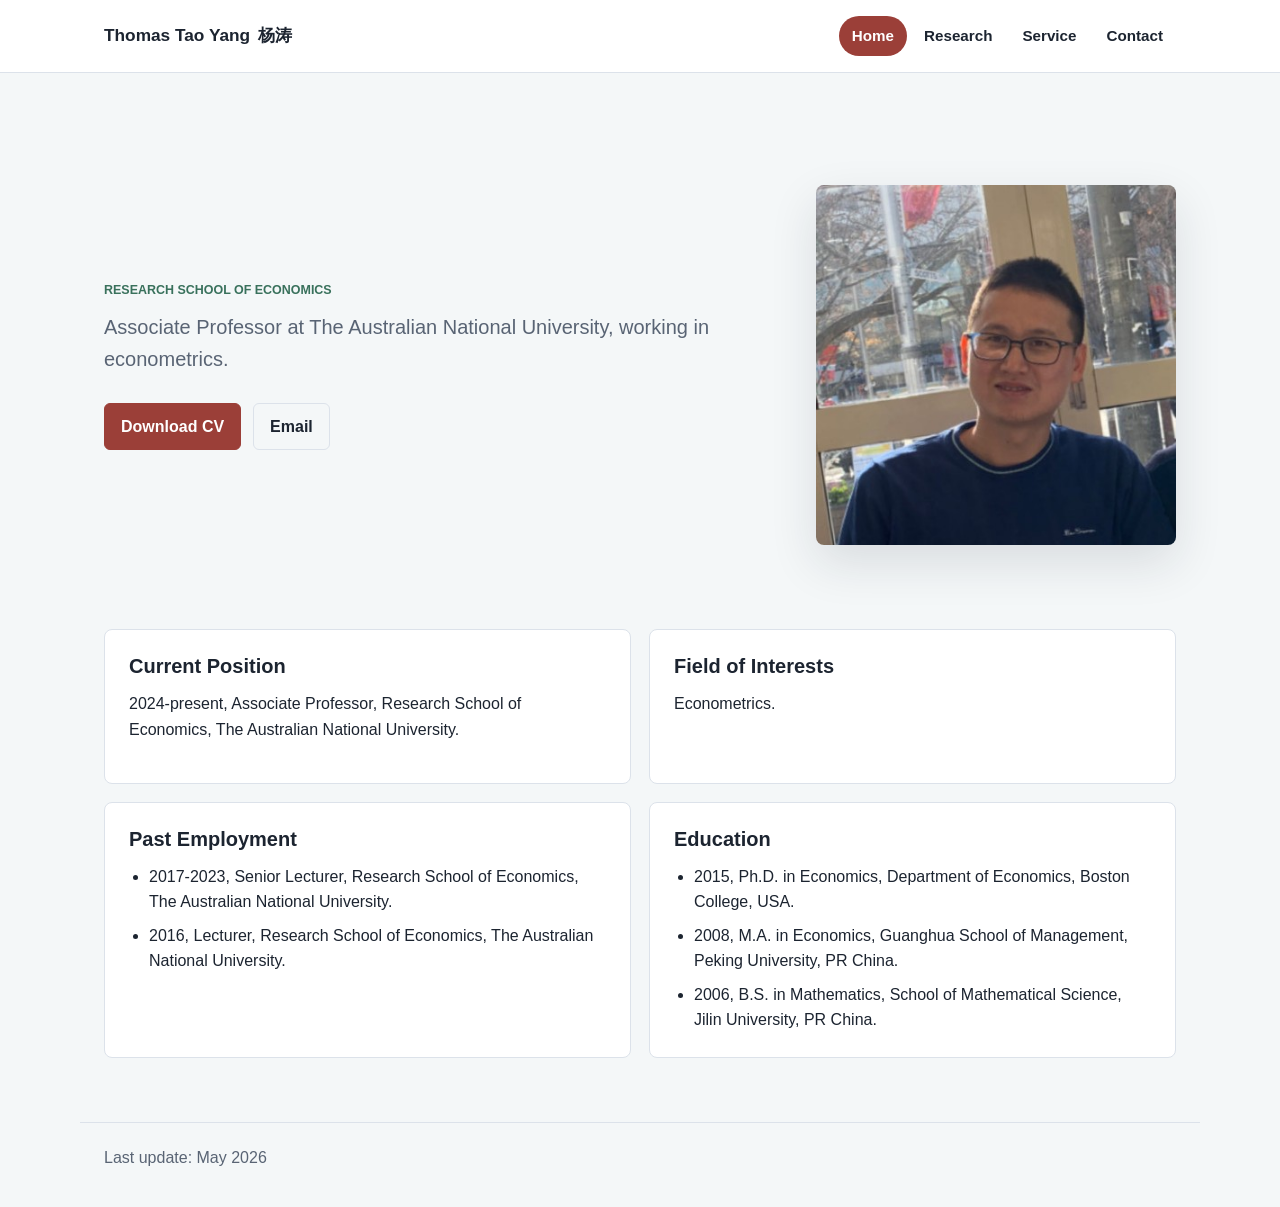
<file: index.html>
<!doctype html>
<html lang="en">
  <head>
    <meta charset="utf-8">
    <meta name="viewport" content="width=device-width, initial-scale=1">
    <title>Thomas Tao Yang</title>
    <meta
      name="description"
      content="Thomas Tao Yang, Associate Professor in the Research School of Economics at The Australian National University."
    >
    <link rel="stylesheet" href="styles.css">
  </head>
  <body>
    <header class="site-header">
      <div class="header-inner">
        <a class="brand" href="#home" aria-label="Thomas Tao Yang home">
          <span>Thomas Tao Yang</span>
          <span lang="zh-Hans">杨涛</span>
        </a>
        <nav class="tabs" aria-label="Main navigation">
          <a class="tab-link active" href="#home" data-tab="home">Home</a>
          <a class="tab-link" href="#research" data-tab="research">Research</a>
          <a class="tab-link" href="#service" data-tab="service">Service</a>
          <a class="tab-link" href="#contact" data-tab="contact">Contact</a>
        </nav>
      </div>
    </header>

    <main>
      <section class="tab-panel active" id="home" tabindex="-1">
        <div class="hero">
          <div class="hero-copy">
            <p class="eyebrow">Research School of Economics</p>
            <p class="lede">
              Associate Professor at The Australian National University, working in econometrics.
            </p>
            <div class="actions">
              <a class="button primary" href="CV-TaoYang_use.pdf">Download CV</a>
              <a class="button" href="mailto:tao.yang@anu.edu.au">Email</a>
            </div>
          </div>
          <figure class="portrait">
            <img src="profile.jpg" alt="Portrait of Thomas Tao Yang">
          </figure>
        </div>

        <div class="content-grid">
          <section class="section-block">
            <h2>Current Position</h2>
            <p>2024-present, Associate Professor, Research School of Economics, The Australian National University.</p>
          </section>
          <section class="section-block">
            <h2>Field of Interests</h2>
            <p>Econometrics.</p>
          </section>
          <section class="section-block">
            <h2>Past Employment</h2>
            <ul class="plain-list">
              <li>2017-2023, Senior Lecturer, Research School of Economics, The Australian National University.</li>
              <li>2016, Lecturer, Research School of Economics, The Australian National University.</li>
            </ul>
          </section>
          <section class="section-block">
            <h2>Education</h2>
            <ul class="plain-list">
              <li>2015, Ph.D. in Economics, Department of Economics, Boston College, USA.</li>
              <li>2008, M.A. in Economics, Guanghua School of Management, Peking University, PR China.</li>
              <li>2006, B.S. in Mathematics, School of Mathematical Science, Jilin University, PR China.</li>
            </ul>
          </section>
        </div>
      </section>

      <section class="tab-panel" id="research" tabindex="-1">
        <div class="page-heading">
          <p class="eyebrow">Publications and working papers</p>
          <h1>Research</h1>
        </div>
        <div class="resource-links" aria-label="Research depositories">
          <a class="button" href="working-papers/">Working papers depository</a>
          <a class="button" href="replication-packages/">Replication packages depository</a>
        </div>

        <section class="research-section">
          <h2>Publications</h2>
          <ol class="paper-list" reversed>
            <li>
              <article>
                <h3><a href="https://arxiv.org/abs/2412.08831">Panel Stochastic Frontier Models with Latent Group Structures</a></h3>
                <p>With Kazuki Tomioka and Xibin Zhang. <em>Journal of Business and Economic Statistics</em>, forthcoming, 2026. <a href="replication-packages/#panel-stochastic-frontiers">Replication package</a>.</p>
              </article>
            </li>
            <li>
              <article>
                <h3><a href="https://doi.org/10.1016/j.jeconom.2025.106069">High Dimensional Binary Choice Model with Unknown Heteroskedasticity or Instrumental Variables</a></h3>
                <p>With Fu Ouyang. <em>Journal of Econometrics</em>, Vol. 251, 106069, 2025.</p>
              </article>
            </li>
            <li>
              <article>
                <h3><a href="https://doi.org/10.1017/S0266466624000057">Semiparametric Estimation of Dynamic Binary Choice Panel Data Models</a></h3>
                <p>With Fu Ouyang. <em>Econometric Theory</em>, 41(4), 2025. <a href="replication-packages/#dynamic-binary-choice">Replication package</a>.</p>
              </article>
            </li>
            <li>
              <article>
                <h3><a href="https://doi.org/10.1080/07350015.2024.2412006">Revisiting Panel Data Binary Choice Models with Lagged Dependent Variables</a></h3>
                <p>With Chris Dobronyi and Fu Ouyang. <em>Journal of Business and Economic Statistics</em>, 43(3), 2025. <a href="replication-packages/#lagged-dependent-variables">Replication package</a>.</p>
              </article>
            </li>
            <li>
              <article>
                <h3><a href="https://doi.org/10.1017/S026646662300018X">Specification Tests for Time-Varying Coefficients Panel Data Models</a></h3>
                <p>With Alev Atak, Yonghui Zhang, and Qiankun Zhou. <em>Econometric Theory</em>, 41(1), 2025. <a href="replication-packages/#time-varying-coefficients">Replication package</a>.</p>
              </article>
            </li>
            <li>
              <article>
                <h3><a href="https://arxiv.org/abs/2204.12023">A One-Covariate-at-a-Time Method for Nonparametric Additive Models</a></h3>
                <p>With Liangjun Su, Yonghui Zhang, and Qiankun Zhou. <em>Econometric Reviews</em>, 43(9), 2024. <a href="replication-packages/#one-covariate-simulations">Simulation code</a>. <a href="replication-packages/#one-covariate-application">Application code and data</a>.</p>
              </article>
            </li>
            <li>
              <article>
                <h3><a href="https://doi.org/10.1080/07350015.2021.1927745">Quasi-Bayesian Inference for Production Frontiers</a></h3>
                <p>With Xiaobin Liu and Yichong Zhang. <em>Journal of Business and Economic Statistics</em>, 2022.</p>
              </article>
            </li>
            <li>
              <article>
                <h3><a href="https://doi.org/10.1016/j.econlet.2020.109321">Semiparametric Identification and Estimation of Discrete Choice Models for Bundles</a></h3>
                <p>With Fu Ouyang and Hanghui Zhang. <em>Economics Letters</em>, 2020. <a href="replication-packages/#bundles-identification">Replication package</a>.</p>
              </article>
            </li>
            <li>
              <article>
                <h3><a href="https://doi.org/10.1108/S0731-905320200000041008">Robust Estimation and Inference for Importance Sampling Estimators with Infinite Variance</a></h3>
                <p>With Joshua Chan and Chenghan Hou. In <em>Essays in Honor of Cheng Hsiao</em>, Advances in Econometrics, Vol. 41, Emerald Publishing Limited, pp. 255-285, 2020.</p>
              </article>
            </li>
            <li>
              <article>
                <h3><a href="https://doi.org/10.1016/j.jeconom.2019.05.018">Semi-parametric Single-Index Panel Data Models with Interactive Fixed Effects: Theory and Practice</a></h3>
                <p>With Guohua Feng, Bin Peng, and Liangjun Su. <em>Journal of Econometrics</em>, 2019.</p>
              </article>
            </li>
            <li>
              <article>
                <h3><a href="https://doi.org/10.1016/j.econmod.2017.08.002">Binary Choice Model with Interactive Effects</a></h3>
                <p>With Sen Xue and Qiankun Zhou. <em>Economic Modelling</em>, 2018.</p>
              </article>
            </li>
            <li>
              <article>
                <h3><a href="https://www.sciencedirect.com/science/article/pii/S0304407616301063">Identifying the Average Treatment Effect in a Two Threshold Model</a></h3>
                <p>With Arthur Lewbel. <em>Journal of Econometrics</em>, lead article, 2016.</p>
              </article>
            </li>
            <li>
              <article>
                <h3><a href="https://doi.org/10.1016/j.jeconom.2016.02.015">Testing for Monotonicity in Unobservables Under Unconfoundedness</a></h3>
                <p>With Stefan Hoderlein, Liangjun Su, and Halbert White. <em>Journal of Econometrics</em>, 2016.</p>
              </article>
            </li>
            <li>
              <article>
                <h3><a href="https://doi.org/10.1080/07350015.2012.707582">Estimation of High-Frequency Volatility: An Autoregressive Conditional Duration Approach</a></h3>
                <p>With Yiukuen Tse. <em>Journal of Business and Economics Statistics</em>, 2012.</p>
              </article>
            </li>
            <li>
              <article>
                <h3><a href="https://doi.org/10.1111/j.1540-5982.2012.01733.x">Comparing features of convenient estimators for binary choice models with endogenous regressors</a></h3>
                <p>With Arthur Lewbel and Yingying Dong. <em>Canadian Journal of Economics</em>, 2012.</p>
              </article>
            </li>
          </ol>
        </section>

        <section class="research-section">
          <h2>Working Papers</h2>
          <ol class="paper-list" reversed>
            <li>
              <article>
                <h3><a href="https://arxiv.org/abs/2601.03598">Uncovering Sparse Financial Networks with Information Criteria</a></h3>
                <p>With Fu Ouyang and Wenying Yao, 2026.</p>
              </article>
            </li>
            <li>
              <article>
                <h3><a href="https://arxiv.org/abs/2507.22312">Dimension Reduction for Conditional Density Estimation with Applications to High-Dimensional Causal Inference</a></h3>
                <p>With Jianhua Mei and Fu Ouyang, 2025.</p>
              </article>
            </li>
            <li>
              <article>
                <h3><a href="https://arxiv.org/abs/2510.01535">Cautions on Tail Index Regressions and a Comparative Study with Extremal Quantile Regression</a></h3>
                <p>2025. <a href="replication-packages/#tail-index-regressions">Replication package</a>.</p>
              </article>
            </li>
            <li>
              <article>
                <h3><a href="working-papers/#short-panel-threshold-effects">Estimation and Statistical Inference for Short Panel Models with both Interactive Effects and Threshold Effects</a></h3>
                <p>With Yimeng Xie and Qiankun Zhou, 2023.</p>
              </article>
            </li>
            <li>
              <article>
                <h3><a href="https://arxiv.org/abs/2311.00013">Semiparametric Discrete Choice Models for Bundles</a></h3>
                <p>With Fu Ouyang, 2023.</p>
              </article>
            </li>
            <li>
              <article>
                <h3><a href="working-papers/#asymptotic-trimming">Asymptotic Trimming and Rate Adaptive Inference for Endogenous Selection Estimates</a></h3>
                <p>2014.</p>
              </article>
            </li>
          </ol>
        </section>
      </section>

      <section class="tab-panel" id="service" tabindex="-1">
        <div class="page-heading">
          <p class="eyebrow">Professional service</p>
          <h1>Service</h1>
        </div>
        <section class="section-block wide">
          <h2>Referee Experience</h2>
          <p>
            Econometric Reviews, Economics of Education Review, Economics Letters, Econometric Theory,
            Journal of Applied Econometrics, Journal of Econometrics, Oxford Bulletin of Economics and Statistics.
          </p>
        </section>
      </section>

      <section class="tab-panel" id="contact" tabindex="-1">
        <div class="page-heading">
          <p class="eyebrow">Get in touch</p>
          <h1>Contact</h1>
        </div>
        <section class="section-block wide contact-block">
          <h2>Email</h2>
          <p><a href="mailto:tao.yang@anu.edu.au">tao.yang@anu.edu.au</a></p>
          <h2>Institution</h2>
          <p>Research School of Economics, The Australian National University.</p>
        </section>
      </section>
    </main>

    <footer class="site-footer">
      <p>Last update: May 2026</p>
    </footer>

    <script>
      const links = Array.from(document.querySelectorAll(".tab-link"));
      const panels = Array.from(document.querySelectorAll(".tab-panel"));

      function showTab(tabId, focusPanel = false) {
        const target = panels.find((panel) => panel.id === tabId) || panels[0];
        panels.forEach((panel) => panel.classList.toggle("active", panel === target));
        links.forEach((link) => link.classList.toggle("active", link.dataset.tab === target.id));
        if (focusPanel) target.focus({ preventScroll: true });
      }

      links.forEach((link) => {
        link.addEventListener("click", () => showTab(link.dataset.tab, true));
      });

      window.addEventListener("hashchange", () => {
        showTab(window.location.hash.replace("#", ""));
      });

      showTab(window.location.hash.replace("#", "") || "home");
    </script>
  </body>
</html>
</file>
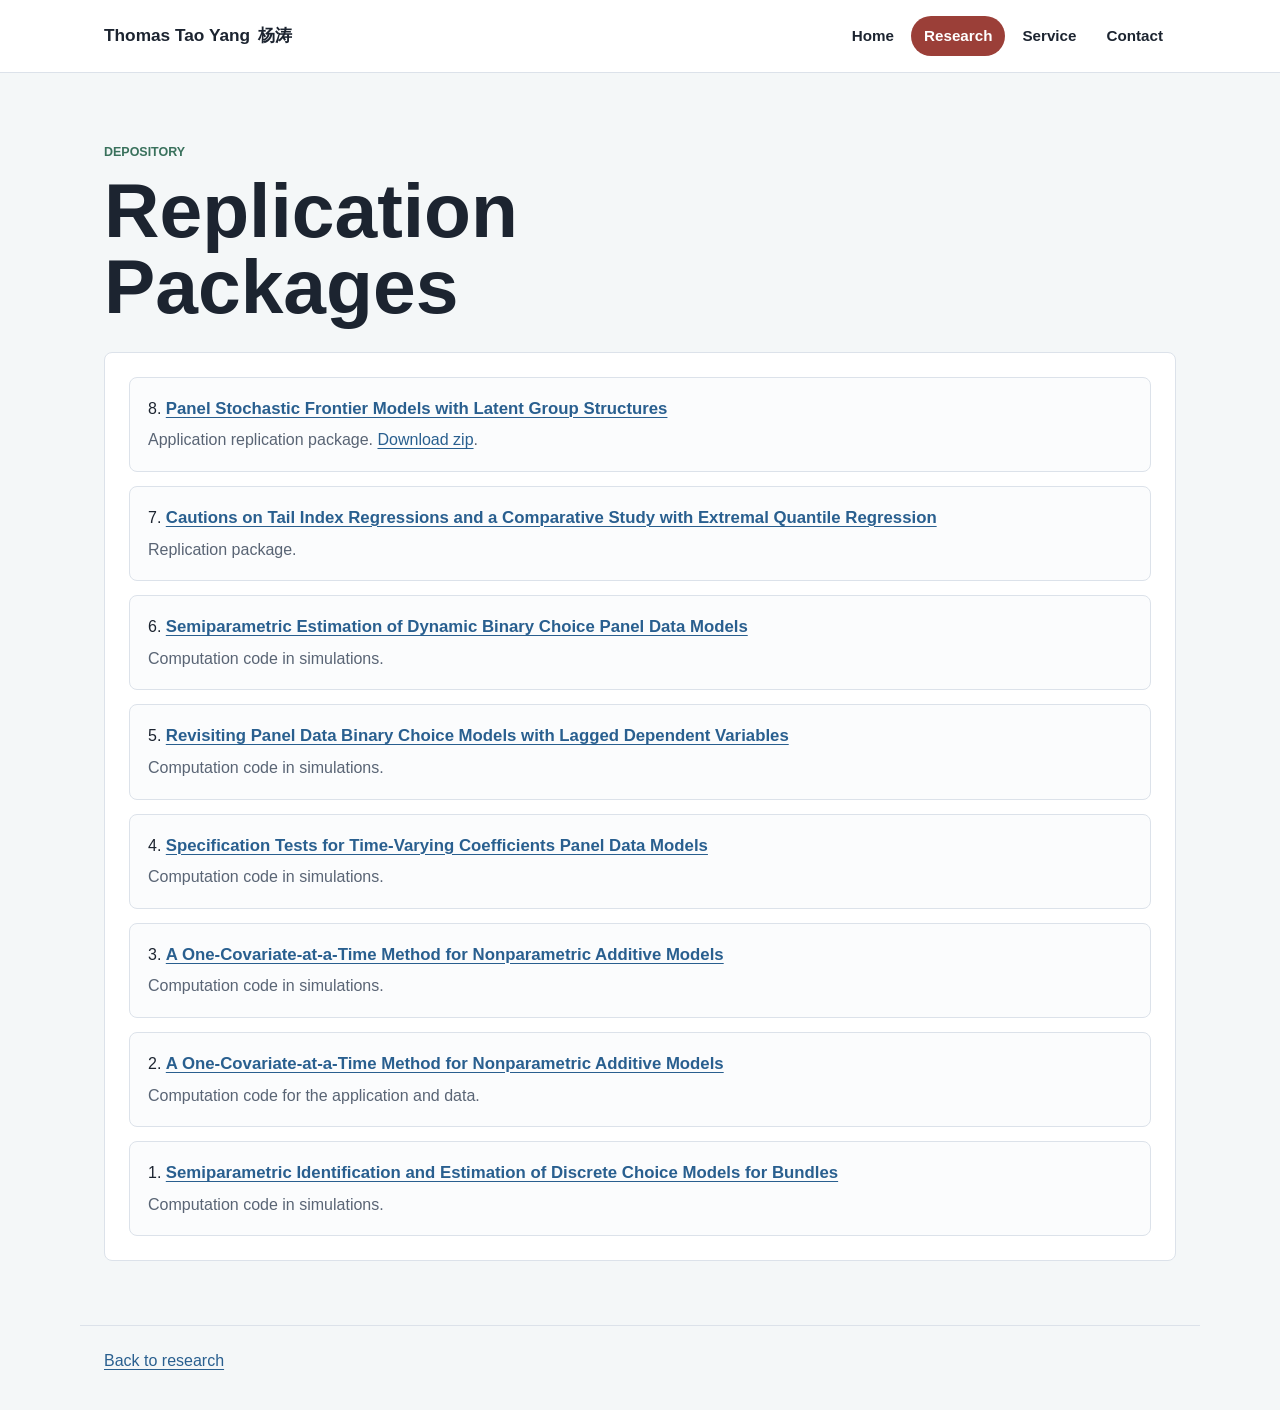
<file: replication-packages/index.html>
<!doctype html>
<html lang="en">
  <head>
    <meta charset="utf-8">
    <meta name="viewport" content="width=device-width, initial-scale=1">
    <title>Replication Packages | Thomas Tao Yang</title>
    <meta name="description" content="Replication packages and computation code for research by Thomas Tao Yang.">
    <link rel="stylesheet" href="../styles.css">
  </head>
  <body>
    <header class="site-header">
      <div class="header-inner">
        <a class="brand" href="../#home" aria-label="Thomas Tao Yang home">
          <span>Thomas Tao Yang</span>
          <span lang="zh-Hans">杨涛</span>
        </a>
        <nav class="tabs" aria-label="Main navigation">
          <a class="tab-link" href="../#home">Home</a>
          <a class="tab-link active" href="../#research">Research</a>
          <a class="tab-link" href="../#service">Service</a>
          <a class="tab-link" href="../#contact">Contact</a>
        </nav>
      </div>
    </header>

    <main>
      <div class="page-heading">
        <p class="eyebrow">Depository</p>
        <h1>Replication Packages</h1>
      </div>

      <section class="research-section">
        <ol class="paper-list" reversed>
          <li id="panel-stochastic-frontiers">
            <article>
              <h3><a href="Application_02_PSF_replication_packages/">Panel Stochastic Frontier Models with Latent Group Structures</a></h3>
              <p>Application replication package. <a href="Application_02_PSF_replication_packages/Application_02_PSF_replication_packages.zip">Download zip</a>.</p>
            </article>
          </li>
          <li id="tail-index-regressions">
            <article>
              <h3><a href="https://github.com/youngtigers/Tail-index-regressions">Cautions on Tail Index Regressions and a Comparative Study with Extremal Quantile Regression</a></h3>
              <p>Replication package.</p>
            </article>
          </li>
          <li id="dynamic-binary-choice">
            <article>
              <h3><a href="https://drive.google.com/file/d/1ic2Fld2966ME69-8E1zldTOpeL1N0QaO/view?usp=sharing">Semiparametric Estimation of Dynamic Binary Choice Panel Data Models</a></h3>
              <p>Computation code in simulations.</p>
            </article>
          </li>
          <li id="lagged-dependent-variables">
            <article>
              <h3><a href="https://drive.google.com/file/d/1Vgbk2WjwndaYfTsuJCkn8ZOKChQDSbaQ/view?usp=sharing">Revisiting Panel Data Binary Choice Models with Lagged Dependent Variables</a></h3>
              <p>Computation code in simulations.</p>
            </article>
          </li>
          <li id="time-varying-coefficients">
            <article>
              <h3><a href="https://drive.google.com/file/d/1beLNko8mHLZj5uBGcCquw6Ke5Dr5f-3x/view?usp=sharing">Specification Tests for Time-Varying Coefficients Panel Data Models</a></h3>
              <p>Computation code in simulations.</p>
            </article>
          </li>
          <li id="one-covariate-simulations">
            <article>
              <h3><a href="https://drive.google.com/file/d/17c36HEQI_y1XGDvz91IxwiA8kwWtHUGh/view?usp=sharing">A One-Covariate-at-a-Time Method for Nonparametric Additive Models</a></h3>
              <p>Computation code in simulations.</p>
            </article>
          </li>
          <li id="one-covariate-application">
            <article>
              <h3><a href="https://drive.google.com/file/d/1WjNmffYlFEA1QUfiRf7621AlmvLey6v2/view?usp=sharing">A One-Covariate-at-a-Time Method for Nonparametric Additive Models</a></h3>
              <p>Computation code for the application and data.</p>
            </article>
          </li>
          <li id="bundles-identification">
            <article>
              <h3><a href="https://drive.google.com/file/d/1FiUL4HNB-Ikbj5KHhWfrSdjaC2r5ISy8/view?usp=sharing">Semiparametric Identification and Estimation of Discrete Choice Models for Bundles</a></h3>
              <p>Computation code in simulations.</p>
            </article>
          </li>
        </ol>
      </section>
    </main>

    <footer class="site-footer">
      <p><a href="../#research">Back to research</a></p>
    </footer>
  </body>
</html>
</file>
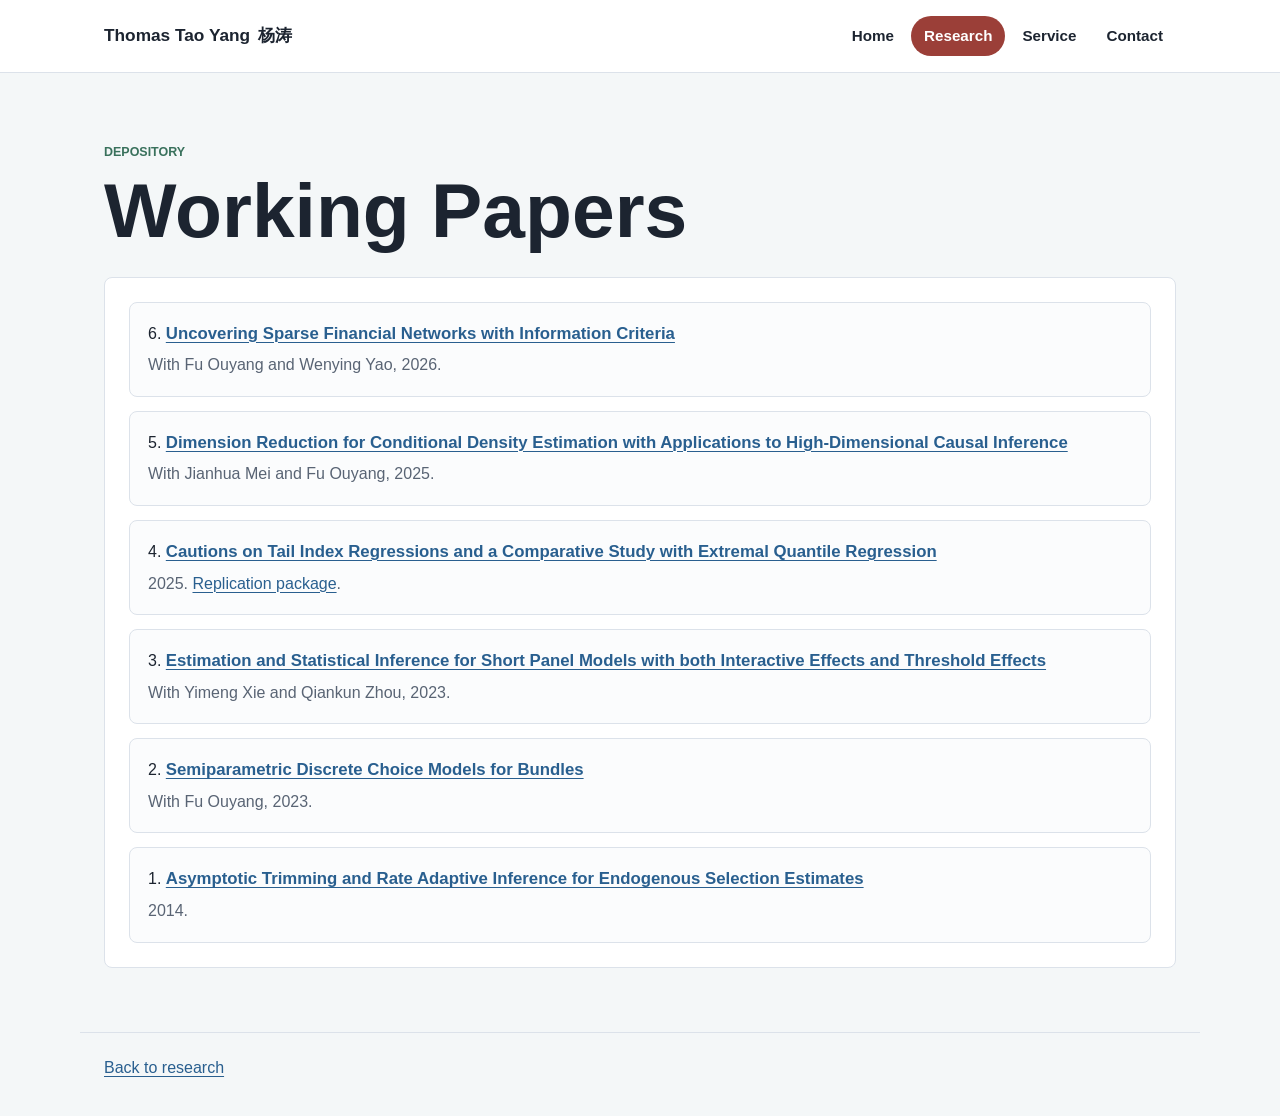
<file: working-papers/index.html>
<!doctype html>
<html lang="en">
  <head>
    <meta charset="utf-8">
    <meta name="viewport" content="width=device-width, initial-scale=1">
    <title>Working Papers | Thomas Tao Yang</title>
    <meta name="description" content="Working papers by Thomas Tao Yang.">
    <link rel="stylesheet" href="../styles.css">
  </head>
  <body>
    <header class="site-header">
      <div class="header-inner">
        <a class="brand" href="../#home" aria-label="Thomas Tao Yang home">
          <span>Thomas Tao Yang</span>
          <span lang="zh-Hans">杨涛</span>
        </a>
        <nav class="tabs" aria-label="Main navigation">
          <a class="tab-link" href="../#home">Home</a>
          <a class="tab-link active" href="../#research">Research</a>
          <a class="tab-link" href="../#service">Service</a>
          <a class="tab-link" href="../#contact">Contact</a>
        </nav>
      </div>
    </header>

    <main>
      <div class="page-heading">
        <p class="eyebrow">Depository</p>
        <h1>Working Papers</h1>
      </div>

      <section class="research-section">
        <ol class="paper-list" reversed>
          <li id="sparse-financial-networks">
            <article>
              <h3><a href="https://arxiv.org/abs/2601.03598">Uncovering Sparse Financial Networks with Information Criteria</a></h3>
              <p>With Fu Ouyang and Wenying Yao, 2026.</p>
            </article>
          </li>
          <li id="conditional-density-dimension-reduction">
            <article>
              <h3><a href="https://arxiv.org/abs/2507.22312">Dimension Reduction for Conditional Density Estimation with Applications to High-Dimensional Causal Inference</a></h3>
              <p>With Jianhua Mei and Fu Ouyang, 2025.</p>
            </article>
          </li>
          <li id="tail-index-regressions">
            <article>
              <h3><a href="https://arxiv.org/abs/2510.01535">Cautions on Tail Index Regressions and a Comparative Study with Extremal Quantile Regression</a></h3>
              <p>2025. <a href="../replication-packages/#tail-index-regressions">Replication package</a>.</p>
            </article>
          </li>
          <li id="short-panel-threshold-effects">
            <article>
              <h3><a href="https://drive.google.com/file/d/1WVN_zy76lagU2APXWR2j8taXwFKmHULw/view?usp=sharing">Estimation and Statistical Inference for Short Panel Models with both Interactive Effects and Threshold Effects</a></h3>
              <p>With Yimeng Xie and Qiankun Zhou, 2023.</p>
            </article>
          </li>
          <li id="semiparametric-bundles">
            <article>
              <h3><a href="https://arxiv.org/abs/2311.00013">Semiparametric Discrete Choice Models for Bundles</a></h3>
              <p>With Fu Ouyang, 2023.</p>
            </article>
          </li>
          <li id="asymptotic-trimming">
            <article>
              <h3><a href="https://drive.google.com/open?id=1DckBKKmrd29dNDHPhjIt75r28cHDMS2q">Asymptotic Trimming and Rate Adaptive Inference for Endogenous Selection Estimates</a></h3>
              <p>2014.</p>
            </article>
          </li>
        </ol>
      </section>
    </main>

    <footer class="site-footer">
      <p><a href="../#research">Back to research</a></p>
    </footer>
  </body>
</html>
</file>
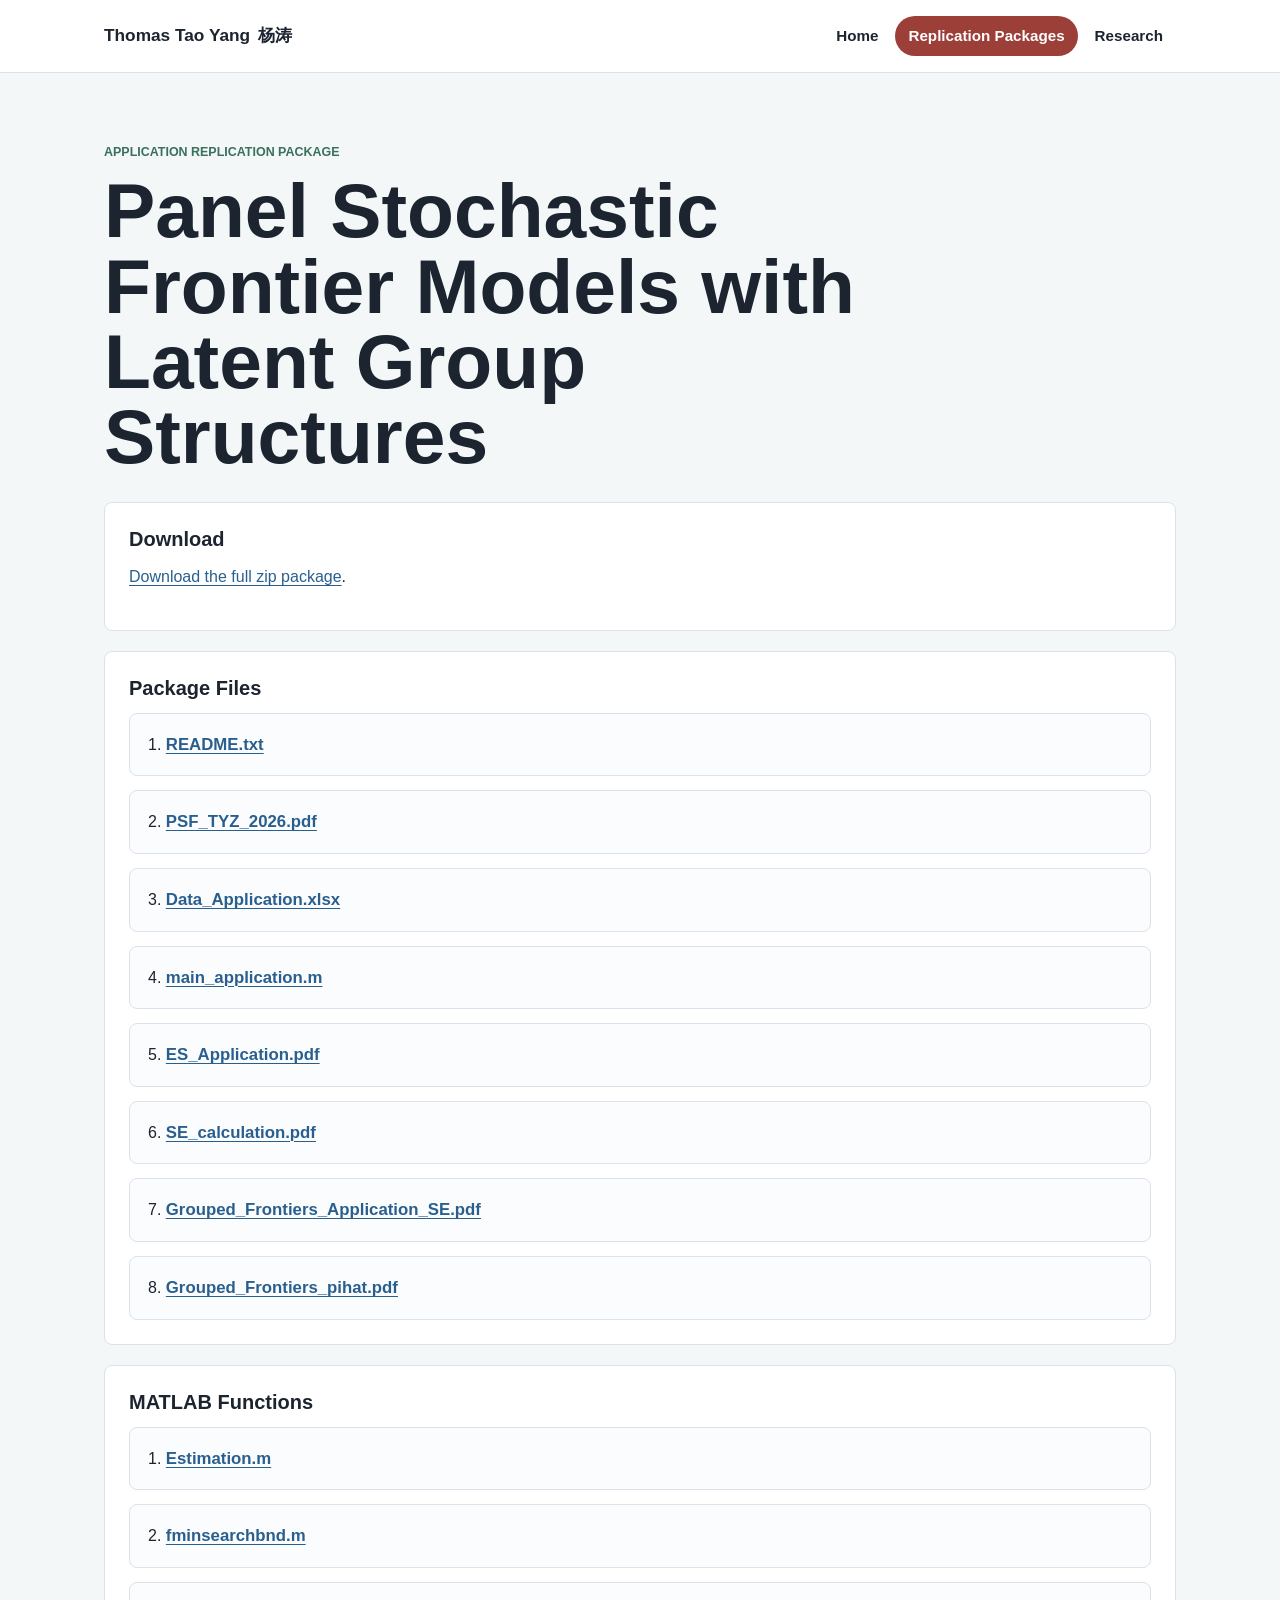
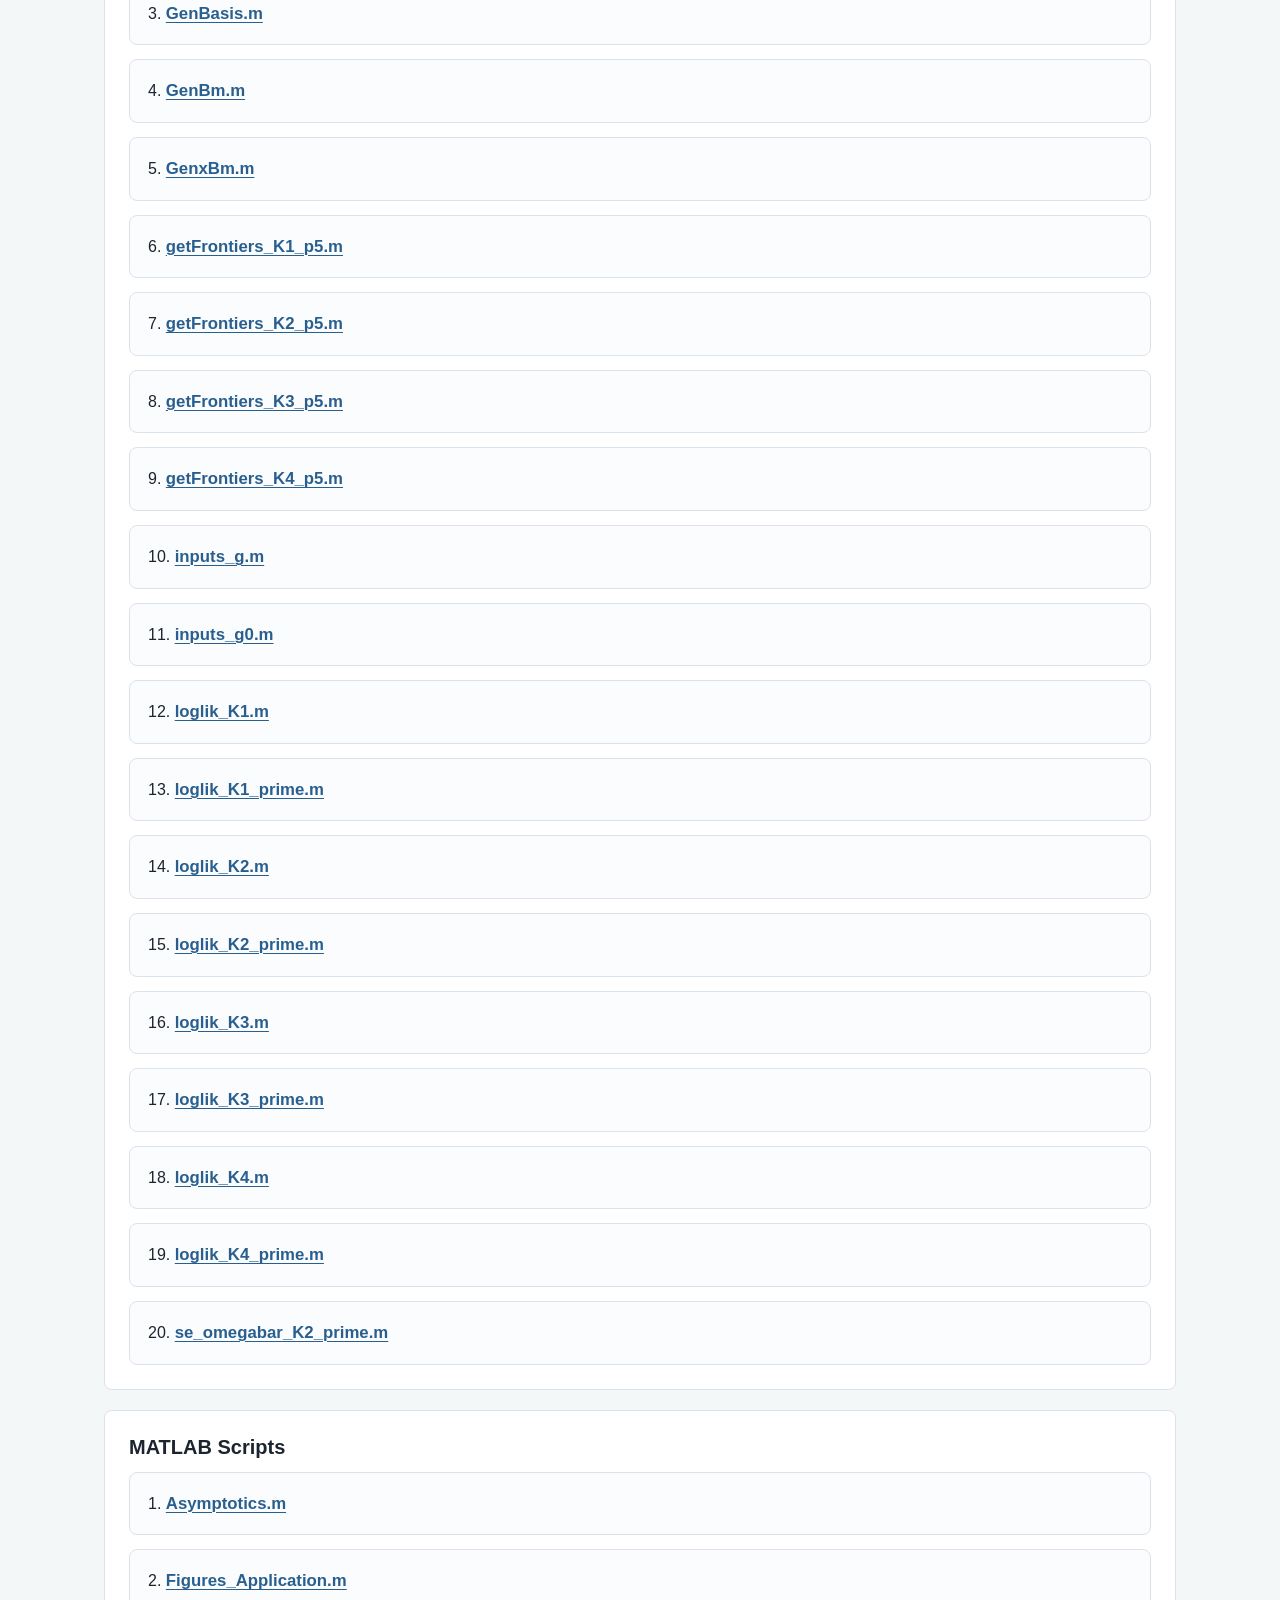
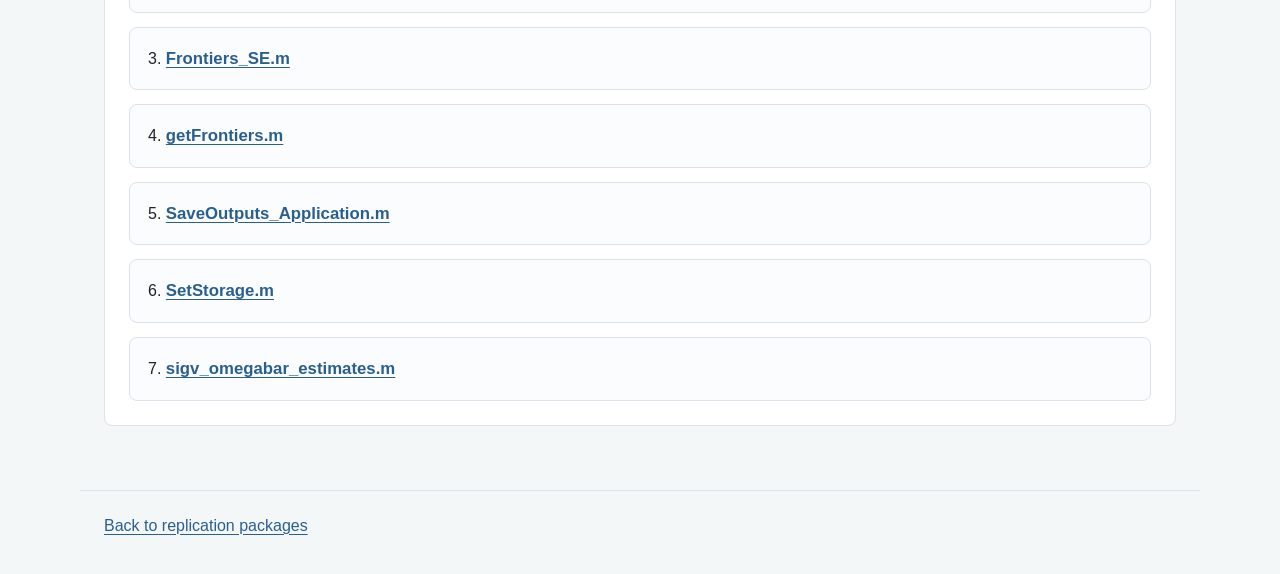
<file: replication-packages/Application_02_PSF_replication_packages/index.html>
<!doctype html>
<html lang="en">
  <head>
    <meta charset="utf-8">
    <meta name="viewport" content="width=device-width, initial-scale=1">
    <title>Panel Stochastic Frontier Replication Package | Thomas Tao Yang</title>
    <meta name="description" content="Application replication package for Panel Stochastic Frontier Models with Latent Group Structures.">
    <link rel="stylesheet" href="../../styles.css">
  </head>
  <body>
    <header class="site-header">
      <div class="header-inner">
        <a class="brand" href="../../#home" aria-label="Thomas Tao Yang home">
          <span>Thomas Tao Yang</span>
          <span lang="zh-Hans">杨涛</span>
        </a>
        <nav class="tabs" aria-label="Main navigation">
          <a class="tab-link" href="../../#home">Home</a>
          <a class="tab-link active" href="../">Replication Packages</a>
          <a class="tab-link" href="../../#research">Research</a>
        </nav>
      </div>
    </header>

    <main>
      <div class="page-heading">
        <p class="eyebrow">Application replication package</p>
        <h1>Panel Stochastic Frontier Models with Latent Group Structures</h1>
      </div>

      <section class="research-section">
        <h2>Download</h2>
        <p><a href="Application_02_PSF_replication_packages.zip">Download the full zip package</a>.</p>
      </section>

      <section class="research-section">
        <h2>Package Files</h2>
        <ol class="paper-list">
          <li><article><h3><a href="Application_02/README.txt">README.txt</a></h3></article></li>
          <li><article><h3><a href="Application_02/PSF_TYZ_2026.pdf">PSF_TYZ_2026.pdf</a></h3></article></li>
          <li><article><h3><a href="Application_02/Data_Application.xlsx">Data_Application.xlsx</a></h3></article></li>
          <li><article><h3><a href="Application_02/main_application.m">main_application.m</a></h3></article></li>
          <li><article><h3><a href="Application_02/ES_Application.pdf">ES_Application.pdf</a></h3></article></li>
          <li><article><h3><a href="Application_02/SE_calculation.pdf">SE_calculation.pdf</a></h3></article></li>
          <li><article><h3><a href="Application_02/Grouped_Frontiers_Application_SE.pdf">Grouped_Frontiers_Application_SE.pdf</a></h3></article></li>
          <li><article><h3><a href="Application_02/Grouped_Frontiers_pihat.pdf">Grouped_Frontiers_pihat.pdf</a></h3></article></li>
        </ol>
      </section>

      <section class="research-section">
        <h2>MATLAB Functions</h2>
        <ol class="paper-list">
          <li><article><h3><a href="Application_02/Functions/Estimation.m">Estimation.m</a></h3></article></li>
          <li><article><h3><a href="Application_02/Functions/fminsearchbnd.m">fminsearchbnd.m</a></h3></article></li>
          <li><article><h3><a href="Application_02/Functions/GenBasis.m">GenBasis.m</a></h3></article></li>
          <li><article><h3><a href="Application_02/Functions/GenBm.m">GenBm.m</a></h3></article></li>
          <li><article><h3><a href="Application_02/Functions/GenxBm.m">GenxBm.m</a></h3></article></li>
          <li><article><h3><a href="Application_02/Functions/getFrontiers_K1_p5.m">getFrontiers_K1_p5.m</a></h3></article></li>
          <li><article><h3><a href="Application_02/Functions/getFrontiers_K2_p5.m">getFrontiers_K2_p5.m</a></h3></article></li>
          <li><article><h3><a href="Application_02/Functions/getFrontiers_K3_p5.m">getFrontiers_K3_p5.m</a></h3></article></li>
          <li><article><h3><a href="Application_02/Functions/getFrontiers_K4_p5.m">getFrontiers_K4_p5.m</a></h3></article></li>
          <li><article><h3><a href="Application_02/Functions/inputs_g.m">inputs_g.m</a></h3></article></li>
          <li><article><h3><a href="Application_02/Functions/inputs_g0.m">inputs_g0.m</a></h3></article></li>
          <li><article><h3><a href="Application_02/Functions/loglik_K1.m">loglik_K1.m</a></h3></article></li>
          <li><article><h3><a href="Application_02/Functions/loglik_K1_prime.m">loglik_K1_prime.m</a></h3></article></li>
          <li><article><h3><a href="Application_02/Functions/loglik_K2.m">loglik_K2.m</a></h3></article></li>
          <li><article><h3><a href="Application_02/Functions/loglik_K2_prime.m">loglik_K2_prime.m</a></h3></article></li>
          <li><article><h3><a href="Application_02/Functions/loglik_K3.m">loglik_K3.m</a></h3></article></li>
          <li><article><h3><a href="Application_02/Functions/loglik_K3_prime.m">loglik_K3_prime.m</a></h3></article></li>
          <li><article><h3><a href="Application_02/Functions/loglik_K4.m">loglik_K4.m</a></h3></article></li>
          <li><article><h3><a href="Application_02/Functions/loglik_K4_prime.m">loglik_K4_prime.m</a></h3></article></li>
          <li><article><h3><a href="Application_02/Functions/se_omegabar_K2_prime.m">se_omegabar_K2_prime.m</a></h3></article></li>
        </ol>
      </section>

      <section class="research-section">
        <h2>MATLAB Scripts</h2>
        <ol class="paper-list">
          <li><article><h3><a href="Application_02/Scripts/Asymptotics.m">Asymptotics.m</a></h3></article></li>
          <li><article><h3><a href="Application_02/Scripts/Figures_Application.m">Figures_Application.m</a></h3></article></li>
          <li><article><h3><a href="Application_02/Scripts/Frontiers_SE.m">Frontiers_SE.m</a></h3></article></li>
          <li><article><h3><a href="Application_02/Scripts/getFrontiers.m">getFrontiers.m</a></h3></article></li>
          <li><article><h3><a href="Application_02/Scripts/SaveOutputs_Application.m">SaveOutputs_Application.m</a></h3></article></li>
          <li><article><h3><a href="Application_02/Scripts/SetStorage.m">SetStorage.m</a></h3></article></li>
          <li><article><h3><a href="Application_02/Scripts/sigv_omegabar_estimates.m">sigv_omegabar_estimates.m</a></h3></article></li>
        </ol>
      </section>
    </main>

    <footer class="site-footer">
      <p><a href="../">Back to replication packages</a></p>
    </footer>
  </body>
</html>
</file>
<file: styles.css>
:root {
  color-scheme: light;
  --ink: #1c2430;
  --muted: #596474;
  --line: #dce2ea;
  --paper: #ffffff;
  --soft: #f4f7f8;
  --accent: #9b3f38;
  --accent-strong: #672d2a;
  --blue: #295f8f;
  --green: #39715c;
  --shadow: 0 18px 48px rgba(28, 36, 48, 0.12);
}

* {
  box-sizing: border-box;
}

html {
  scroll-behavior: smooth;
}

body {
  margin: 0;
  background: var(--soft);
  color: var(--ink);
  font-family: "Segoe UI", Arial, sans-serif;
  line-height: 1.6;
}

a {
  color: var(--blue);
  text-decoration-thickness: 0.08em;
  text-underline-offset: 0.18em;
}

a:hover {
  color: var(--accent);
}

.site-header {
  position: sticky;
  top: 0;
  z-index: 10;
  border-bottom: 1px solid var(--line);
  background: rgba(255, 255, 255, 0.94);
  backdrop-filter: blur(12px);
}

.header-inner {
  display: flex;
  align-items: center;
  justify-content: space-between;
  gap: 24px;
  max-width: 1120px;
  margin: 0 auto;
  padding: 16px 24px;
}

.brand {
  display: inline-flex;
  flex-wrap: wrap;
  gap: 8px;
  color: var(--ink);
  font-size: 1.08rem;
  font-weight: 700;
  text-decoration: none;
}

.tabs {
  display: flex;
  align-items: center;
  gap: 4px;
  overflow-x: auto;
}

.tab-link {
  border-radius: 999px;
  color: var(--ink);
  font-size: 0.95rem;
  font-weight: 600;
  padding: 8px 13px;
  text-decoration: none;
  white-space: nowrap;
}

.tab-link.active {
  background: var(--accent);
  color: #fff;
}

main {
  max-width: 1120px;
  margin: 0 auto;
  padding: 36px 24px 64px;
}

.tab-panel {
  display: none;
}

.tab-panel.active {
  display: block;
}

.hero {
  display: grid;
  grid-template-columns: minmax(0, 1fr) minmax(240px, 360px);
  align-items: center;
  gap: 48px;
  min-height: 520px;
  padding: 44px 0 52px;
}

.eyebrow {
  color: var(--green);
  font-size: 0.78rem;
  font-weight: 800;
  letter-spacing: 0;
  margin: 0 0 10px;
  text-transform: uppercase;
}

h1,
h2,
h3,
p {
  margin-top: 0;
}

h1 {
  max-width: 760px;
  font-size: clamp(2.5rem, 8vw, 5.4rem);
  line-height: 0.98;
  margin-bottom: 22px;
}

h2 {
  font-size: 1.25rem;
  line-height: 1.25;
  margin-bottom: 12px;
}

h3 {
  font-size: 1.05rem;
  line-height: 1.35;
  margin-bottom: 6px;
}

.lede {
  max-width: 620px;
  color: var(--muted);
  font-size: 1.25rem;
}

.actions {
  display: flex;
  flex-wrap: wrap;
  gap: 12px;
  margin-top: 28px;
}

.resource-links {
  display: flex;
  flex-wrap: wrap;
  gap: 12px;
  margin: 0 0 20px;
}

.button {
  align-items: center;
  border: 1px solid var(--line);
  border-radius: 6px;
  color: var(--ink);
  display: inline-flex;
  font-weight: 700;
  justify-content: center;
  min-height: 44px;
  padding: 10px 16px;
  text-decoration: none;
}

.button.primary {
  background: var(--accent);
  border-color: var(--accent);
  color: #fff;
}

.button:hover {
  border-color: var(--accent);
}

.button.primary:hover {
  background: var(--accent-strong);
  color: #fff;
}

.portrait {
  margin: 0;
}

.portrait img {
  display: block;
  width: 100%;
  aspect-ratio: 1;
  border-radius: 8px;
  box-shadow: var(--shadow);
  object-fit: cover;
}

.content-grid {
  display: grid;
  grid-template-columns: repeat(2, minmax(0, 1fr));
  gap: 18px;
}

.section-block,
.research-section {
  background: var(--paper);
  border: 1px solid var(--line);
  border-radius: 8px;
  padding: 24px;
}

.section-block.wide {
  max-width: 780px;
}

.plain-list {
  margin: 0;
  padding-left: 20px;
}

.plain-list li + li {
  margin-top: 8px;
}

.page-heading {
  padding: 34px 0 28px;
}

.page-heading h1 {
  font-size: clamp(2.4rem, 6vw, 4.8rem);
  margin-bottom: 0;
}

.research-section + .research-section {
  margin-top: 20px;
}

.paper-list {
  display: grid;
  gap: 14px;
  list-style-position: inside;
  margin: 0;
  padding: 0;
}

.paper-list li {
  background: #fbfcfd;
  border: 1px solid var(--line);
  border-radius: 8px;
  padding: 18px;
}

.paper-list article {
  display: inline;
}

.paper-list h3 {
  display: inline;
}

.paper-list p {
  color: var(--muted);
  margin-top: 6px;
  margin-bottom: 0;
}

.contact-block h2:not(:first-child) {
  margin-top: 24px;
}

.site-footer {
  border-top: 1px solid var(--line);
  color: var(--muted);
  margin: 0 auto;
  max-width: 1120px;
  padding: 22px 24px 36px;
}

.site-footer p {
  margin: 0;
}

@media (max-width: 820px) {
  .header-inner {
    align-items: flex-start;
    flex-direction: column;
    gap: 12px;
  }

  .tabs {
    width: 100%;
  }

  .hero {
    grid-template-columns: 1fr;
    min-height: auto;
    padding-top: 22px;
  }

  .portrait {
    max-width: 320px;
  }

  .content-grid {
    grid-template-columns: 1fr;
  }
}

@media (max-width: 520px) {
  main {
    padding-inline: 16px;
  }

  .header-inner {
    padding-inline: 16px;
  }

  .tab-link {
    padding-inline: 11px;
  }

  .section-block,
  .research-section,
  .paper-list li {
    padding: 18px;
  }
}
</file>
